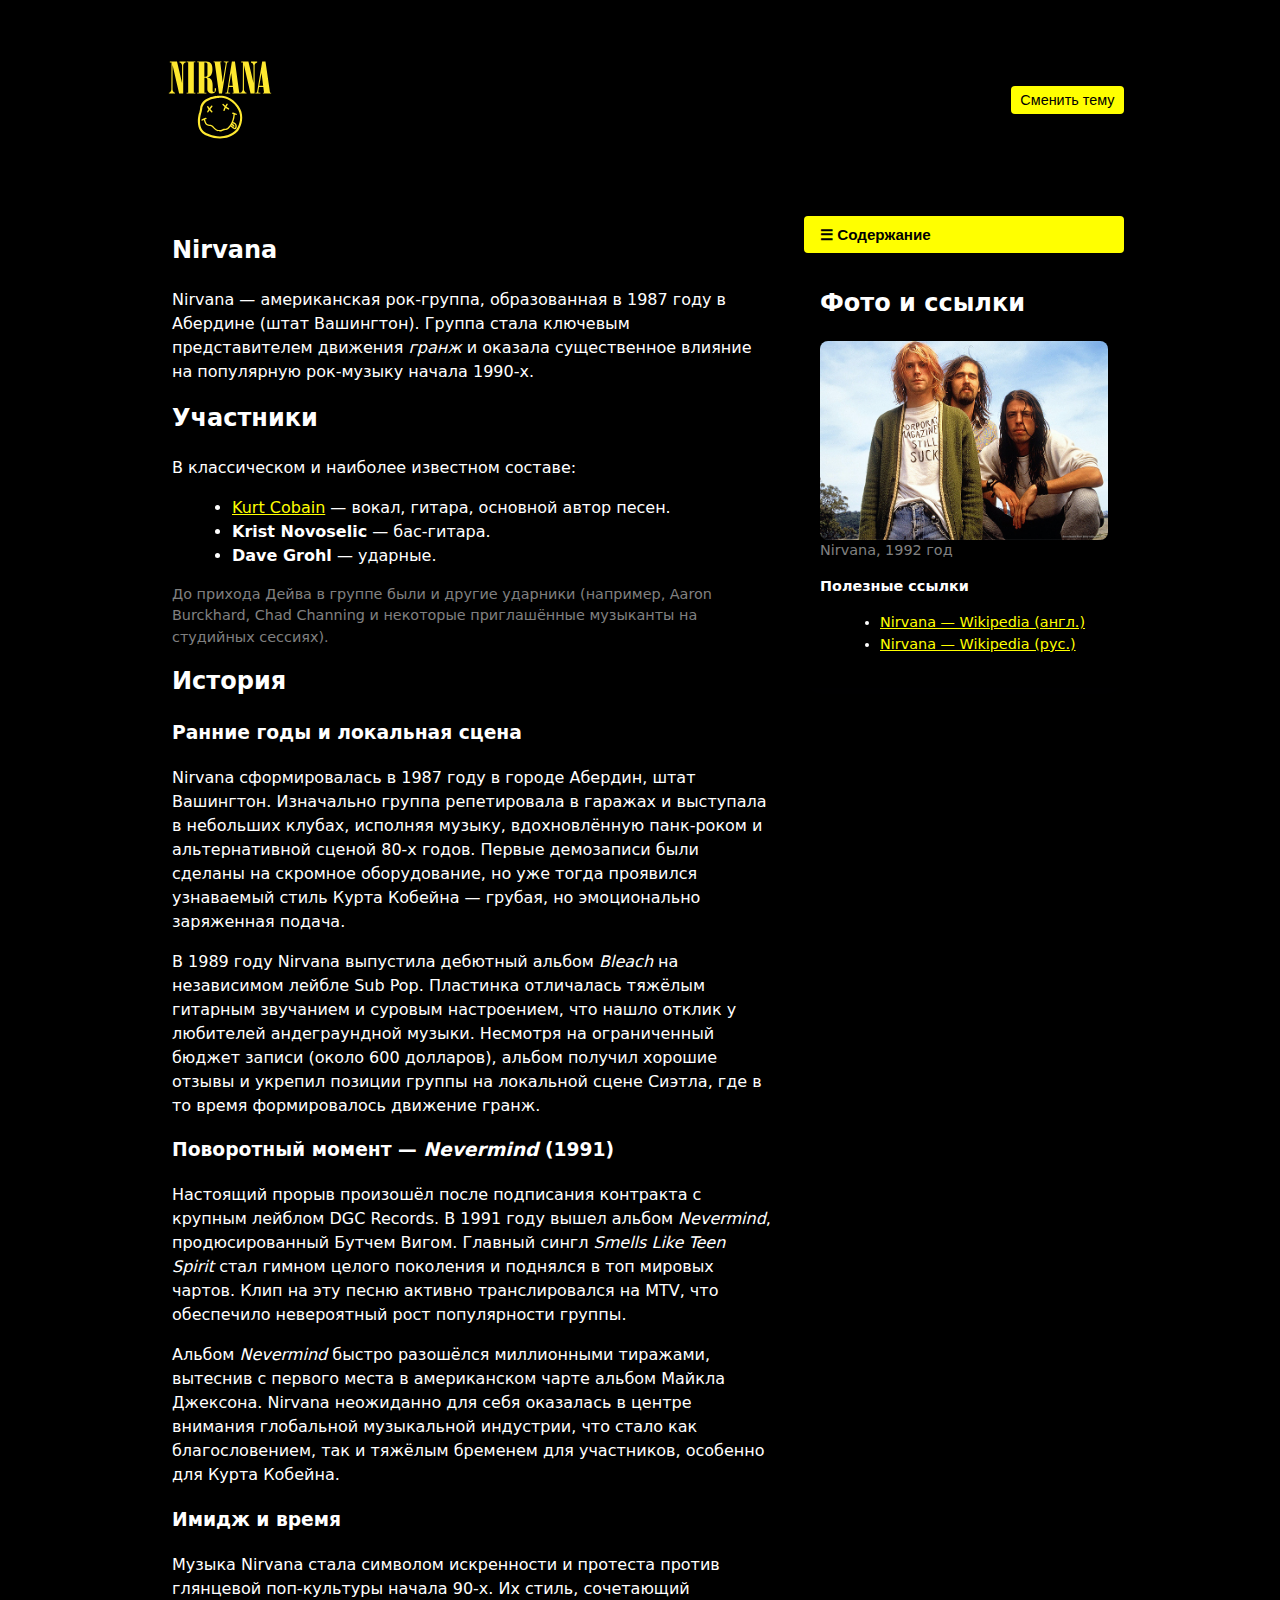
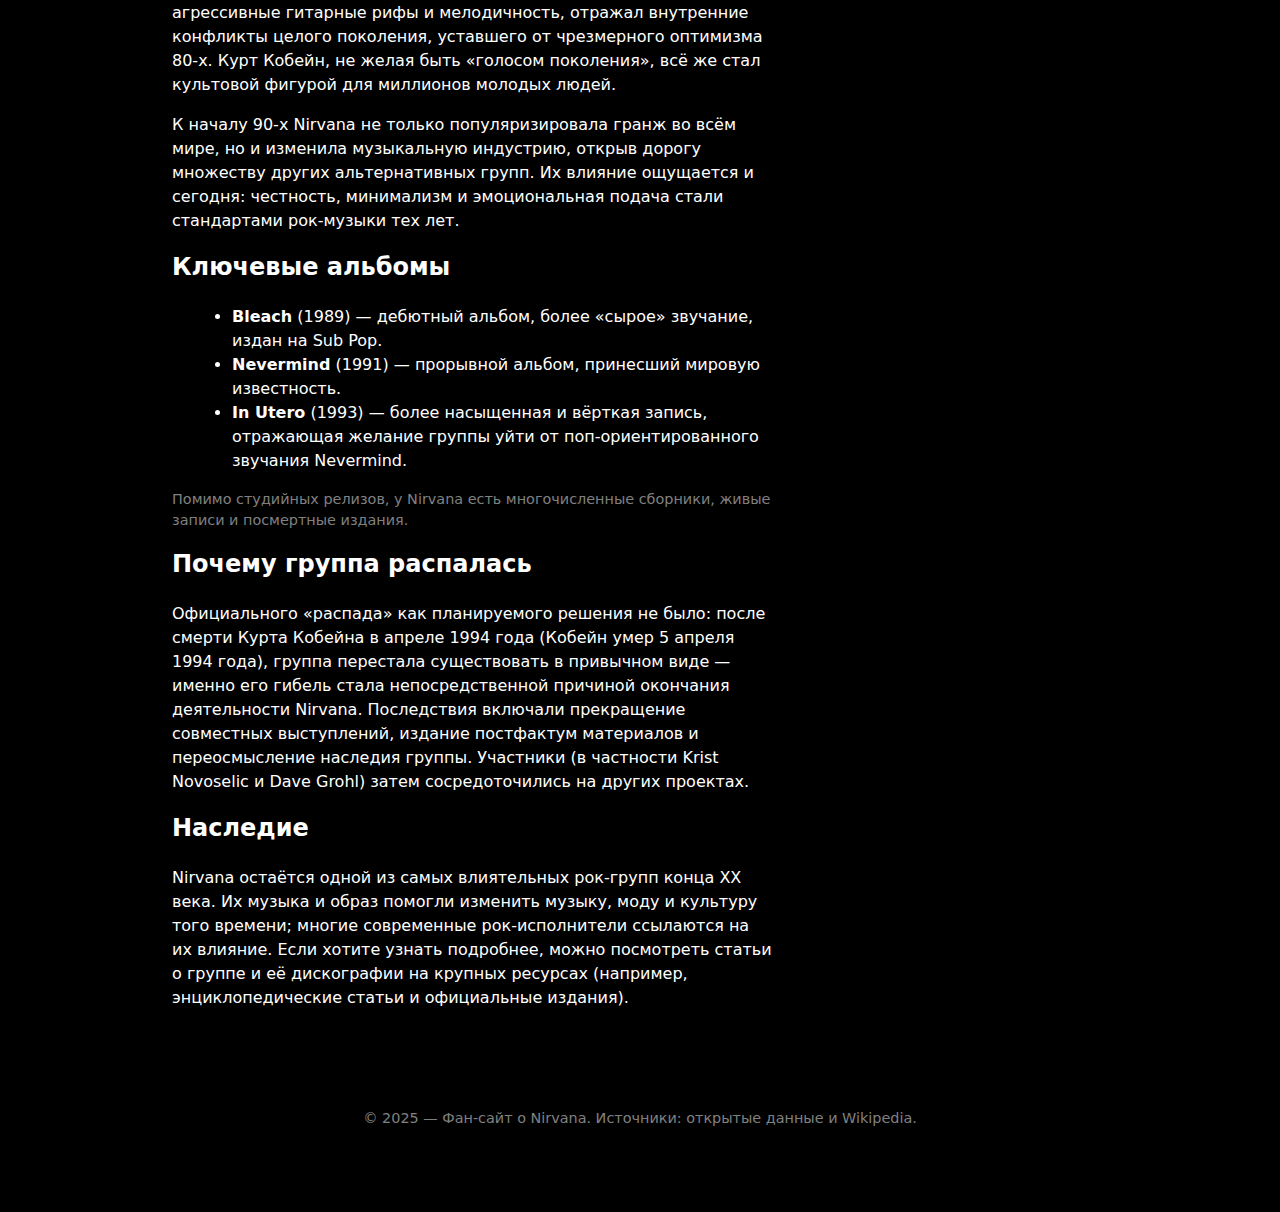
<file: docs/index.html>
<!doctype html>
<html lang="ru">

<head>
    <meta charset="utf-8" />
    <meta name="viewport" content="width=device-width,initial-scale=1" />
    <title>Nirvana</title>
    <link rel="stylesheet" href="css/variables.css">
    <link rel="stylesheet" href="css/base.css">
    <link rel="stylesheet" href="css/header.css">
    <link rel="stylesheet" href="css/layout.css">
    <link rel="stylesheet" href="css/responsive.css">
    <link rel="stylesheet" href="css/buttons/navigation.css">
    <link rel="stylesheet" href="css/buttons/theme.css">
</head>

<body>
    <header>
        <div class="container">
            <!-- <h1>NIRVANA</h1> -->
            <img src="images/logo.svg" alt="logo">
            <button id="theme-toggle">Сменить тему</button>
        </div>
    </header>

    <main class="container" role="main">
        <article>
            <section id="intro">
                <h2>Nirvana</h2>
                <p>Nirvana — американская рок-группа, образованная в 1987 году в Абердине (штат Вашингтон). Группа стала
                    ключевым представителем движения <em>гранж</em> и оказала существенное влияние на популярную
                    рок-музыку начала 1990-х.</p>
            </section>

            <section id="who">
                <h2>Участники</h2>
                <p>В классическом и наиболее известном составе:</p>
                <ul>
                    <li><a class="external" href="kurt_cobain.html" target="_blank"
                        rel="noopener noreferrer">Kurt Cobain</a> — вокал, гитара, основной автор песен.</li>
                    <li><b>Krist Novoselic</b> — бас-гитара.</li>
                    <li><b>Dave Grohl</b> — ударные.</li>
                </ul>
                <p class="muted small">До прихода Дейва в группе были и другие ударники (например, Aaron Burckhard, Chad
                    Channing и некоторые приглашённые музыканты на студийных сессиях).</p>
            </section>

            <section id="history">
                <h2>История</h2>

                <h3>Ранние годы и локальная сцена</h3>
                <p>Nirvana сформировалась в 1987 году в городе Абердин, штат Вашингтон. Изначально группа репетировала
                    в гаражах и
                    выступала в небольших клубах, исполняя музыку, вдохновлённую панк-роком и альтернативной сценой 80-х
                    годов.
                    Первые демозаписи были сделаны на скромное оборудование, но уже тогда проявился узнаваемый стиль
                    Курта Кобейна
                    — грубая, но эмоционально заряженная подача.</p>
                <p>В 1989 году Nirvana выпустила дебютный альбом <em>Bleach</em> на независимом лейбле Sub Pop.
                    Пластинка
                    отличалась тяжёлым гитарным звучанием и суровым настроением, что нашло отклик у любителей
                    андеграундной музыки.
                    Несмотря на ограниченный бюджет записи (около 600 долларов), альбом получил хорошие отзывы и укрепил
                    позиции
                    группы на локальной сцене Сиэтла, где в то время формировалось движение гранж.</p>

                <h3>Поворотный момент — <em>Nevermind</em> (1991)</h3>
                <p>Настоящий прорыв произошёл после подписания контракта с крупным лейблом DGC Records. В 1991 году
                    вышел альбом
                    <em>Nevermind</em>, продюсированный Бутчем Вигом. Главный сингл <em>Smells Like Teen Spirit</em>
                    стал гимном
                    целого поколения и поднялся в топ мировых чартов. Клип на эту песню активно транслировался на MTV,
                    что обеспечило
                    невероятный рост популярности группы.
                </p>
                <p>Альбом <em>Nevermind</em> быстро разошёлся миллионными тиражами, вытеснив с первого места в
                    американском чарте
                    альбом Майкла Джексона. Nirvana неожиданно для себя оказалась в центре внимания глобальной
                    музыкальной индустрии,
                    что стало как благословением, так и тяжёлым бременем для участников, особенно для Курта Кобейна.
                </p>

                <h3>Имидж и время</h3>
                <p>Музыка Nirvana стала символом искренности и протеста против глянцевой поп-культуры начала 90-х. Их
                    стиль,
                    сочетающий агрессивные гитарные рифы и мелодичность, отражал внутренние конфликты целого поколения,
                    уставшего
                    от чрезмерного оптимизма 80-х. Курт Кобейн, не желая быть «голосом поколения», всё же стал культовой
                    фигурой
                    для миллионов молодых людей.
                </p>
                <p>К началу 90-х Nirvana не только популяризировала гранж во всём мире, но и изменила музыкальную
                    индустрию,
                    открыв дорогу множеству других альтернативных групп. Их влияние ощущается и сегодня: честность,
                    минимализм и
                    эмоциональная подача стали стандартами рок-музыки тех лет.
                </p>
            </section>

            <section id="albums">
                <h2>Ключевые альбомы</h2>
                <ul>
                    <li><b>Bleach</b> (1989) — дебютный альбом, более «сырое» звучание, издан на Sub Pop.</li>
                    <li><b>Nevermind</b> (1991) — прорывной альбом, принесший мировую известность.</li>
                    <li><b>In Utero</b> (1993) — более насыщенная и вёрткая запись, отражающая желание группы
                        уйти от поп-ориентированного звучания Nevermind.</li>
                </ul>
                <p class="muted small">Помимо студийных релизов, у Nirvana есть многочисленные сборники, живые записи и
                    посмертные издания.</p>
            </section>

            <section id="end">
                <h2>Почему группа распалась</h2>
                <p>Официального «распада» как планируемого решения не было: после смерти Курта Кобейна в апреле 1994
                    года (Кобейн умер 5 апреля 1994 года), группа перестала существовать в привычном виде — именно его
                    гибель стала непосредственной причиной окончания деятельности Nirvana. Последствия включали
                    прекращение совместных выступлений, издание постфактум
                    материалов и переосмысление наследия группы. Участники (в частности Krist Novoselic и Dave Grohl)
                    затем сосредоточились на других проектах.</p>
            </section>

            <section id="legacy">
                <h2>Наследие</h2>
                <p>Nirvana остаётся одной из самых влиятельных рок-групп конца XX века. Их музыка и образ помогли
                    изменить музыку, моду и культуру того времени; многие современные рок-исполнители ссылаются на их
                    влияние. Если хотите узнать подробнее, можно посмотреть статьи о группе и её дискографии
                    на крупных ресурсах (например, энциклопедические статьи и официальные издания).</p>
            </section>
        </article>

        <div class="sidebar">
            <div id="toc-container">
                <button id="toc-toggle">☰ Содержание</button>
                <nav id="toc-panel">
                    <ol>
                        <li><a href="#who">Участники</a></li>
                        <li><a href="#history">История</a></li>
                        <li><a href="#albums">Альбомы</a></li>
                        <li><a href="#end">Почему распались</a></li>
                        <li><a href="#legacy">Наследие</a></li>
                    </ol>
                </nav>
            </div>

            <aside aria-labelledby="photo-heading">
                <h2 id="photo-heading">Фото и ссылки</h2>
                <figure>
                    <img src="images/Band_Nirvana.jpg"
                        alt="Nirvana around 1992 — Kurt Cobain, Krist Novoselic, Dave Grohl">
                    <figcaption class="small muted">Nirvana, 1992 год</figcaption>
                </figure>
                <h3 class="small">Полезные ссылки</h3>
                <ul class="small">
                    <li><a class="external" href="https://en.wikipedia.org/wiki/Nirvana_(band)" target="_blank"
                            rel="noopener noreferrer">Nirvana — Wikipedia (англ.)</a></li>
                    <li><a class="external" href="https://ru.wikipedia.org/wiki/Nirvana" target="_blank"
                            rel="noopener noreferrer">Nirvana — Wikipedia (рус.)</a></li>
                </ul>
            </aside>
        </div>
    </main>

    <footer>
        <div class="container">
            <p>&copy; 2025 — Фан-сайт о Nirvana. Источники: открытые данные и Wikipedia.</p>
        </div>
    </footer>

    <script src="js/script.js"></script>
</body>

</html>
</file>
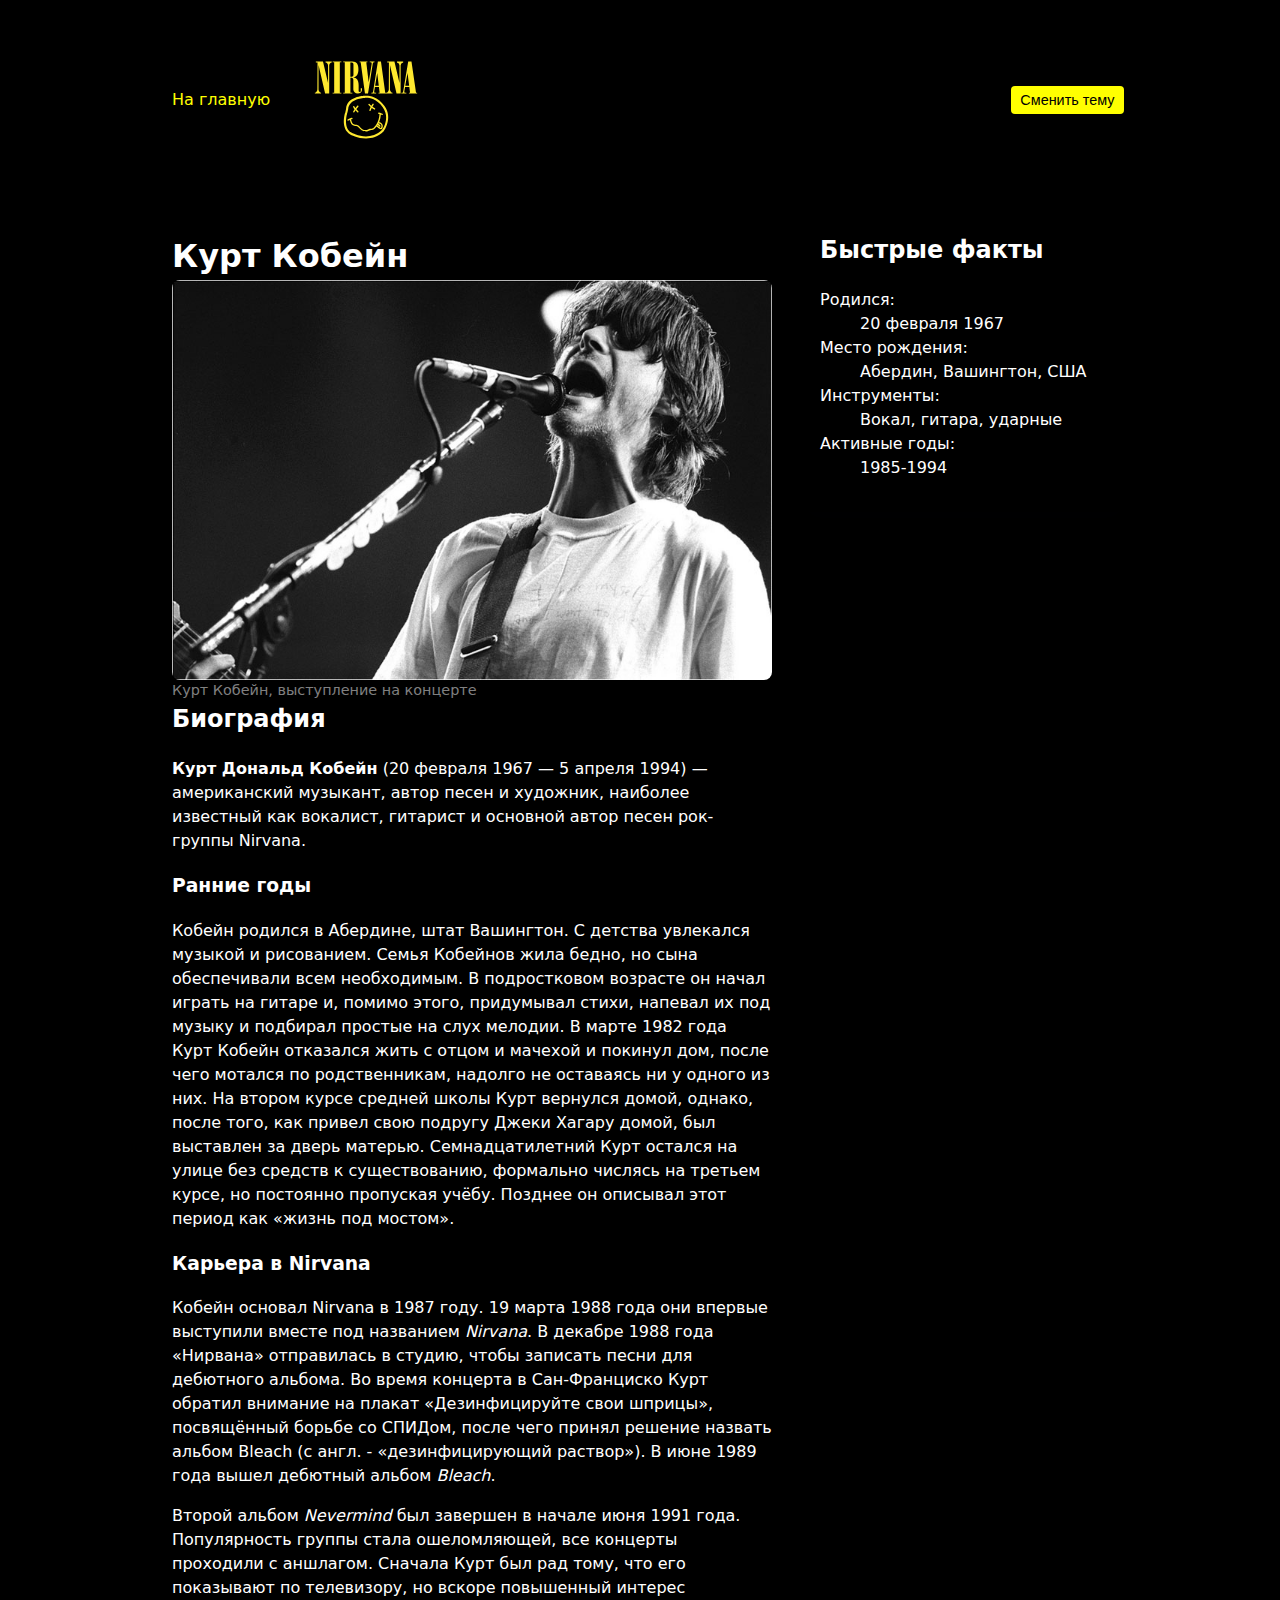
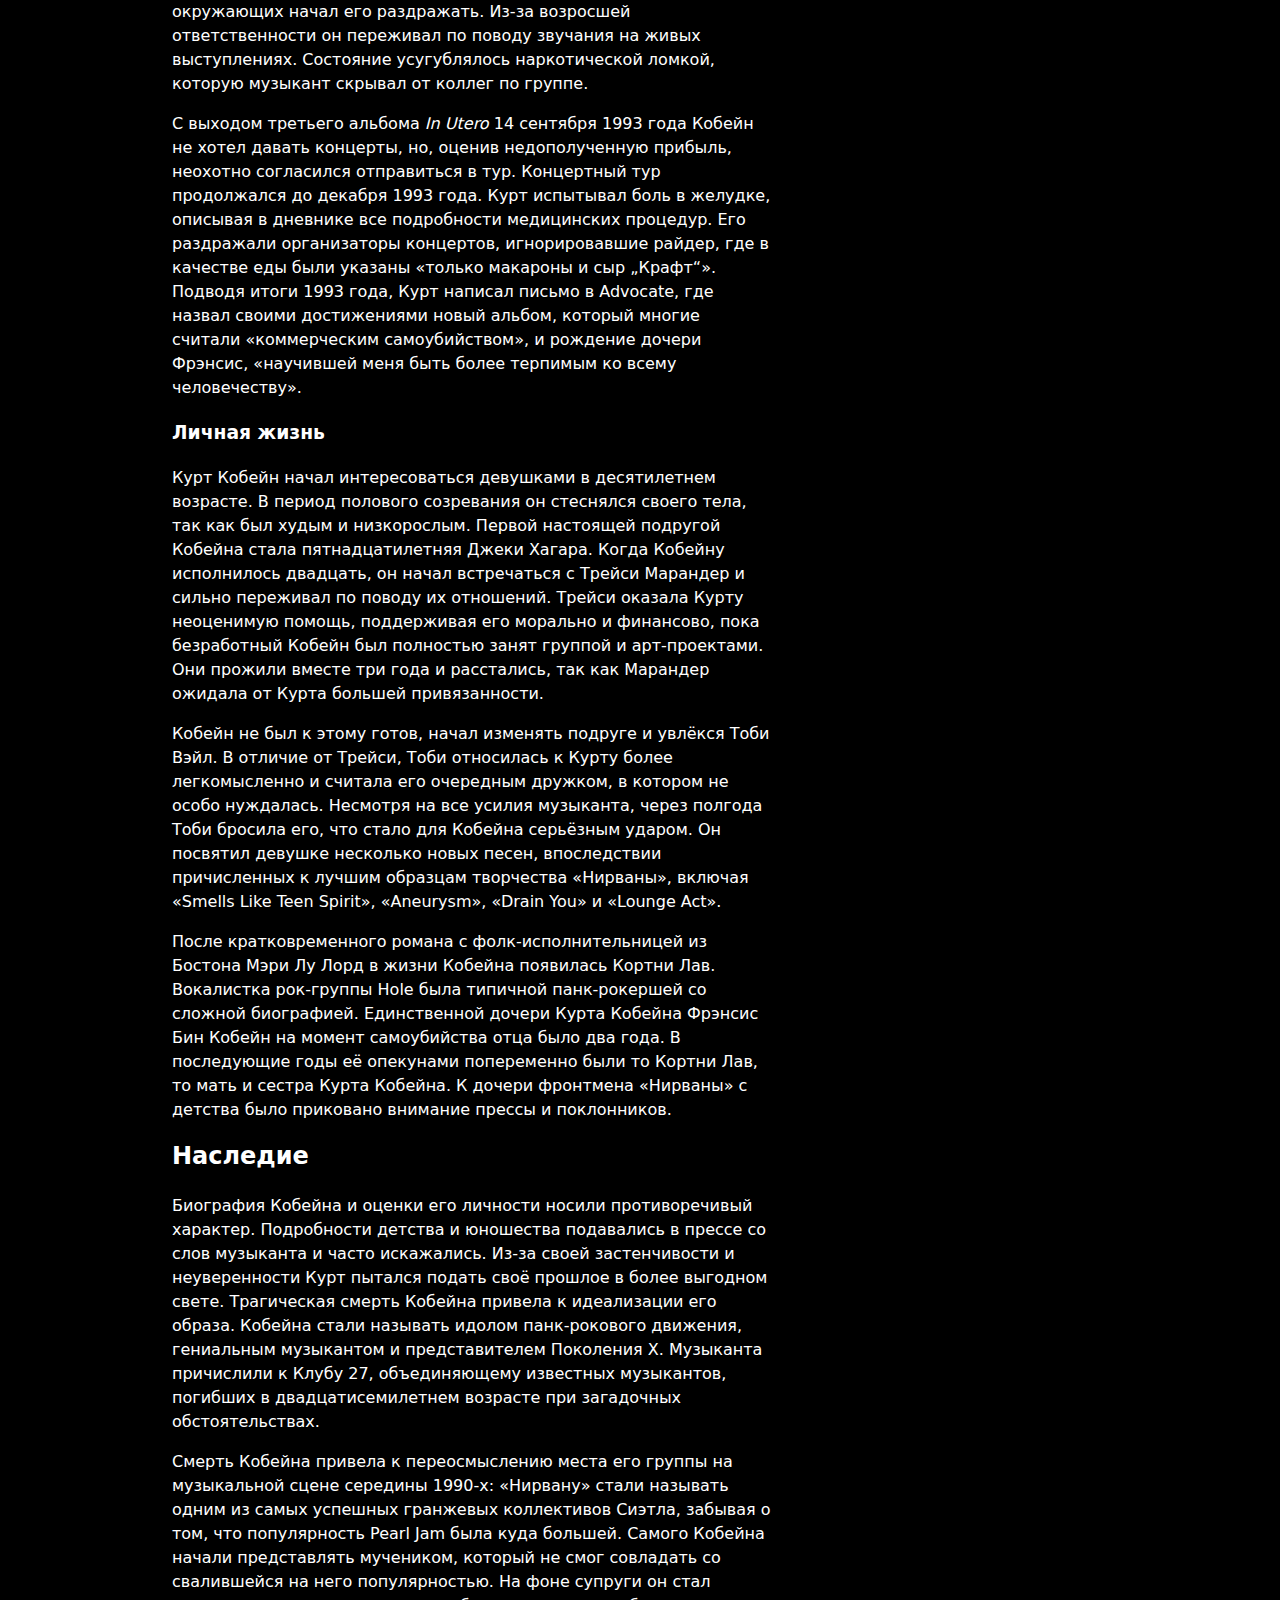
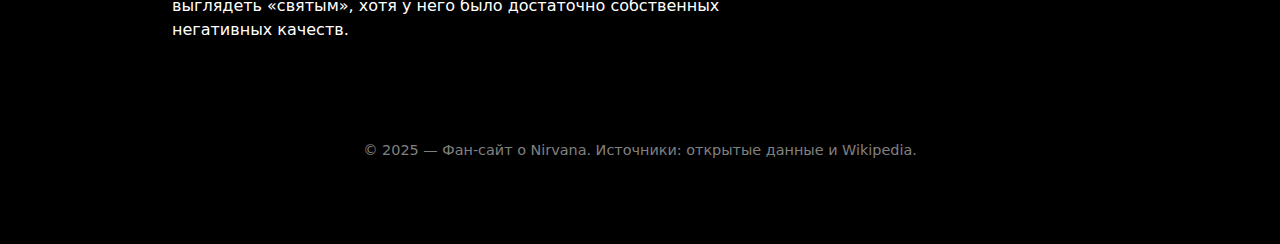
<file: docs/kurt_kobain.html>
<!doctype html>
<html lang="ru">

<head>
    <meta charset="utf-8" />
    <meta name="viewport" content="width=device-width,initial-scale=1" />
    <title>Курт Кобейн</title>
    <link rel="stylesheet" href="css/variables.css">
    <link rel="stylesheet" href="css/base.css">
    <link rel="stylesheet" href="css/header.css">
    <link rel="stylesheet" href="css/layout.css">
    <link rel="stylesheet" href="css/responsive.css">
    <link rel="stylesheet" href="css/buttons/navigation.css">
    <link rel="stylesheet" href="css/buttons/theme.css">
    <link rel="stilesheet" href="css/profile-img.css">
</head>

<body>
    <header>
        <div class="container">
            <a href="index.html" class="back-link">На главную</a>
            <img src="images/logo.svg" alt="logo">
            <button id="theme-toggle">Сменить тему</button>
        </div>
    </header>

    <main class="container" role="main">
        <article>
            <section id="intro">
                <h1>Курт Кобейн</h1>
                <figure class="profile-image">
                    <img src="images/kurt_cobain.jpg" alt="Курт Кобейн" class="profile-img">
                    <figcaption class="muted small">Курт Кобейн, выступление на концерте</figcaption>
                </figure>
            </section>

            <section id="bio">
                <h2>Биография</h2>
                <p><strong>Курт Дональд Кобейн</strong> (20 февраля 1967 — 5 апреля 1994) — американский музыкант, автор песен и художник, 
                    наиболее известный как вокалист, гитарист и основной автор песен рок-группы Nirvana.</p> 
                
                <h3>Ранние годы</h3>
                <p>Кобейн родился в Абердине, штат Вашингтон. С детства увлекался музыкой и рисованием. 
                    Семья Кобейнов жила бедно, но сына обеспечивали всем необходимым. 
                    В подростковом возрасте он начал играть на гитаре и, помимо этого, придумывал стихи, напевал их под музыку и подбирал 
                    простые на слух мелодии. В марте 1982 года Курт Кобейн отказался жить с отцом и мачехой и покинул дом, 
                    после чего мотался по родственникам, надолго не оставаясь ни у одного из них. 
                    На втором курсе средней школы Курт вернулся домой, однако, после того, как привел свою подругу Джеки Хагару домой, 
                    был выставлен за дверь матерью. 
                    Семнадцатилетний Курт остался на улице без средств к существованию, формально числясь на третьем курсе, 
                    но постоянно пропуская учёбу. Позднее он описывал этот период как «жизнь под мостом».</p>


                <h3>Карьера в Nirvana</h3>
                <p>Кобейн основал Nirvana в 1987 году. 19 марта 1988 года они впервые выступили 
                    вместе под названием <em>Nirvana</em>. 
                    В декабре 1988 года «Нирвана» отправилась в студию, чтобы записать песни для дебютного альбома. Во время концерта в 
                    Сан-Франциско Курт обратил внимание на плакат «Дезинфицируйте свои шприцы», 
                    посвящённый борьбе со СПИДом, после чего принял решение назвать альбом Bleach (с англ. - «дезинфицирующий раствор»). 
                    В июне 1989 года вышел дебютный альбом <em>Bleach</em>.</p>
                <p>Второй альбом <em>Nevermind</em> был завершен в начале июня 1991 года. 
                    Популярность группы стала ошеломляющей, все концерты проходили c аншлагом. 
                    Сначала Курт был рад тому, что его показывают по телевизору, но вскоре повышенный интерес 
                    окружающих начал его раздражать. Из-за возросшей ответственности он переживал по поводу звучания на живых выступлениях. 
                    Состояние усугублялось наркотической ломкой, которую музыкант скрывал от коллег по группе.</p>
                <p>С выходом третьего альбома <em>In Utero</em> 14 сентября 1993 года Кобейн не хотел давать концерты, 
                    но, оценив недополученную прибыль, неохотно согласился отправиться в тур. Концертный тур продолжался до 
                    декабря 1993 года. Курт испытывал боль в желудке, описывая в дневнике все подробности медицинских процедур. 
                    Eго раздражали организаторы концертов, игнорировавшие райдер, где в качестве еды были указаны 
                    «только макароны и сыр „Крафт“». Подводя итоги 1993 года, Курт написал письмо в Advocate, где назвал своими достижениями 
                    новый альбом, который многие считали «коммерческим самоубийством», и рождение дочери Фрэнсис, 
                     «научившей меня быть более терпимым ко всему человечеству».</p>

                <h3>Личная жизнь</h3>
                <p>Курт Кобейн начал интересоваться девушками в десятилетнем возрасте. В период полового 
                    созревания он стеснялся своего тела, так как был худым и низкорослым. Первой настоящей подругой 
                    Кобейна стала пятнадцатилетняя Джеки Хагара. Когда Кобейну исполнилось двадцать, он начал встречаться с 
                    Трейси Марандер и сильно переживал по поводу их отношений. Трейси оказала Курту неоценимую помощь, 
                    поддерживая его морально и финансово, пока безработный Кобейн был полностью занят группой и арт-проектами. 
                    Они прожили вместе три года и расстались, так как Марандер ожидала от Курта большей привязанности.</p> 
                <p>Кобейн не был к этому готов, начал изменять подруге и увлёкся Тоби Вэйл. В отличие от Трейси, 
                    Тоби относилась к Курту более легкомысленно и считала его очередным дружком, в котором не особо нуждалась. 
                    Несмотря на все усилия музыканта, через полгода Тоби бросила его, что стало для Кобейна серьёзным ударом. 
                    Он посвятил девушке несколько новых песен, впоследствии причисленных к лучшим образцам творчества «Нирваны», 
                    включая «Smells Like Teen Spirit», «Aneurysm», «Drain You» и «Lounge Act».</p>
                <p>После кратковременного романа с фолк-исполнительницей из Бостона Мэри Лу Лорд в жизни Кобейна появилась Кортни Лав. 
                    Вокалистка рок-группы Hole была типичной панк-рокершей со сложной биографией. Единственной дочери Курта Кобейна 
                    Фрэнсис Бин Кобейн на момент самоубийства отца было два года. В последующие годы её опекунами попеременно 
                    были то Кортни Лав, то мать и сестра Курта Кобейна. К дочери фронтмена «Нирваны» с детства было 
                    приковано внимание прессы и поклонников. </p>
            </section>

            <section id="Legacy">

                <h2>Наследие</h2>
                <p>Биография Кобейна и оценки его личности носили противоречивый характер. 
                    Подробности детства и юношества подавались в прессе со слов музыканта и часто искажались. 
                    Из-за своей застенчивости и неуверенности Курт пытался подать своё прошлое в более выгодном свете. Трагическая 
                    смерть Кобейна привела к идеализации его образа. Кобейна стали называть идолом панк-рокового движения, 
                    гениальным музыкантом и представителем Поколения X. Музыканта причислили к Клубу 27, 
                    объединяющему известных музыкантов, погибших в двадцатисемилетнем возрасте при загадочных обстоятельствах. </p>
                <p>Смерть Кобейна привела к переосмыслению места его группы на музыкальной сцене середины 1990-х: 
                    «Нирвану» стали называть одним из самых успешных гранжевых коллективов Сиэтла, забывая о том, 
                    что популярность Pearl Jam была куда большей. Самого Кобейна начали представлять мучеником, 
                    который не смог совладать со свалившейся на него популярностью. На фоне супруги он стал выглядеть «святым», 
                    хотя у него было достаточно собственных негативных качеств.</p>
            </section>
        </article>

        <div class="sidebar">
            <aside aria-labelledby="facts-heading">
                <h2 id="facts-heading">Быстрые факты</h2>
                <dl>
                    <dt>Родился:</dt>
                    <dd>20 февраля 1967</dd>
                    
                    <dt>Место рождения:</dt>
                    <dd>Абердин, Вашингтон, США</dd>
                    
                    <dt>Инструменты:</dt>
                    <dd>Вокал, гитара, ударные</dd>
                    
                    <dt>Активные годы:</dt>
                    <dd>1985-1994</dd>
                </dl>
            </aside>
        </div>
    </main>

    <footer>
        <div class="container">
            <p>&copy; 2025 — Фан-сайт о Nirvana. Источники: открытые данные и Wikipedia.</p>
        </div>
    </footer>

    <script src="js/script.js"></script>
</body>

</html>
</file>
<file: docs/css/variables.css>
/* темная тема (по умолчанию) */
:root {
    --bg: black;
    --header_bg: black;
    --header_color: yellow;
    --card: black;
    --text: white;
    --muted: gray;
    --accent: yellow;
    --container: 1000px;
}

/* светлая тема */
:root.light {
    --bg: white;
    --header_bg: white;
    --header_color: black;
    --card: #f9f9f9;
    --text: black;
    --muted: #555;
    --accent: #ff6900;
}
</file>
<file: docs/css/base.css>
* {
    box-sizing: border-box
}

body {
    margin: 0;
    font-family: system-ui, -apple-system, BlinkMacSystemFont, "Segoe UI", Roboto, Helvetica, Arial, sans-serif;
    line-height: 1.5;
    color: var(--text);
    background: var(--bg)
}

.container {
    max-width: var(--container);
    margin: 1.25rem auto;
    padding: 1rem
}
</file>
<file: docs/css/header.css>
header {
    background: var(--header_bg);
    color: var(--header_color);
}

header .container {
    display: flex;
    justify-content: center;
    align-items: center;
    gap: 1rem
}

h1 {
    margin: 0;
}
</file>
<file: docs/css/layout.css>
main {
    display: grid;
    grid-template-columns: 1fr 320px;
    gap: 1rem;
    margin-top: 1rem
}

article {
    background: var(--card);
    padding: 1rem;
    border-radius: 10px;
    box-shadow: 0 6px 18px rgba(16, 24, 40, 0.06)
}

aside {
    background: var(--card);
    padding: 1rem;
    border-radius: 10px;
    height: fit-content;
    box-shadow: 0 6px 18px rgba(16, 24, 40, 0.06)
}

footer {
    margin-top: 1rem;
    text-align: center;
    color: var(--muted);
    font-size: 0.9rem;
    padding-bottom: 2rem
}

nav a {
    color: white;
    text-decoration: none;
    opacity: .9
}

h2 {
    margin-top: 0
}

ul,
ol {
    margin: 0.5rem 0 1rem 1.25rem
}

.muted {
    color: var(--muted);
    font-size: 0.95rem
}

figure {
    margin: 0
}

img {
    max-width: 100%;
    height: auto;
    border-radius: 8px;
    display: block
}

.small {
    font-size: 0.9rem
}

a.external {
    color: var(--accent)
}
</file>
<file: docs/css/responsive.css>
/* декстоп (≥1024px): sidebar справа */
@media (min-width: 1024px) {
    main {
        display: grid;
        grid-template-columns: 1fr 320px;
        gap: 1rem;
    }

    .sidebar {
        display: flex;
        flex-direction: column;
        gap: 1rem;
    }

    #toc-toggle {
        width: 100%;
        text-align: left;
    }
}

/* мобилка (≤768px): всё в столбик */
@media (max-width: 768px) {
    main {
        display: block;
    }

    .sidebar {
        margin-top: 1rem;
    }

    #toc-toggle {
        width: 100%;
        text-align: center;
    }

    #toc-panel.open {
        max-height: 1000px;
    }
}
</file>
<file: docs/css/buttons/navigation.css>
/* кнопка */
#toc-toggle {
    background: var(--accent);
    color: black;
    border: none;
    border-radius: 4px;
    padding: 0.6rem 1rem;
    cursor: pointer;
    font-size: 0.95rem;
    font-weight: 600;
    transition: background 0.3s ease, transform 0.2s ease;
}

/* при наведении */
#toc-toggle:hover {
    background: orange;
    transform: scale(1.05);
}

/* при активном нажатии */
#toc-toggle:active {
    transform: scale(0.95);
}

/* содержание */
#toc-panel {
    max-height: 0;
    overflow: hidden;
    transition: max-height 0.5s ease, opacity 0.4s ease;
    opacity: 0;
}

#toc-panel.open {
    max-height: 500px;
    opacity: 1;
}

#toc-panel ol {
    margin: 0;
    padding-left: 1.25rem;
}

#toc-panel li {
    margin: 0.3rem 0;
}

#toc-panel a {
    color: var(--accent);
    text-decoration: none;
    transition: color 0.3s ease;
}

#toc-panel a:hover {
    color: orange;
}

.back-link {
    display: inline-block;
    padding: 8px 16px;
    background-color: var(--primary-color);
    color: yellow;
    text-decoration: none;
    border-radius: 4px;
    transition: background-color 0.3s;
  }
  
  .back-link:hover {
    background: orange;
  }
</file>
<file: docs/css/buttons/theme.css>
#theme-toggle {
    background: var(--accent);
    color: var(--bg);
    border: none;
    border-radius: 4px;
    padding: 0.4rem 0.6rem;
    cursor: pointer;
    font-size: 0.9rem;
    margin-left: auto;
    transition: background 0.3s ease, transform 0.2s ease;
}

#theme-toggle:hover {
    background: orange;
    transform: scale(1.05);
}

#theme-toggle:active {
    transform: scale(0.95);
}
</file>
